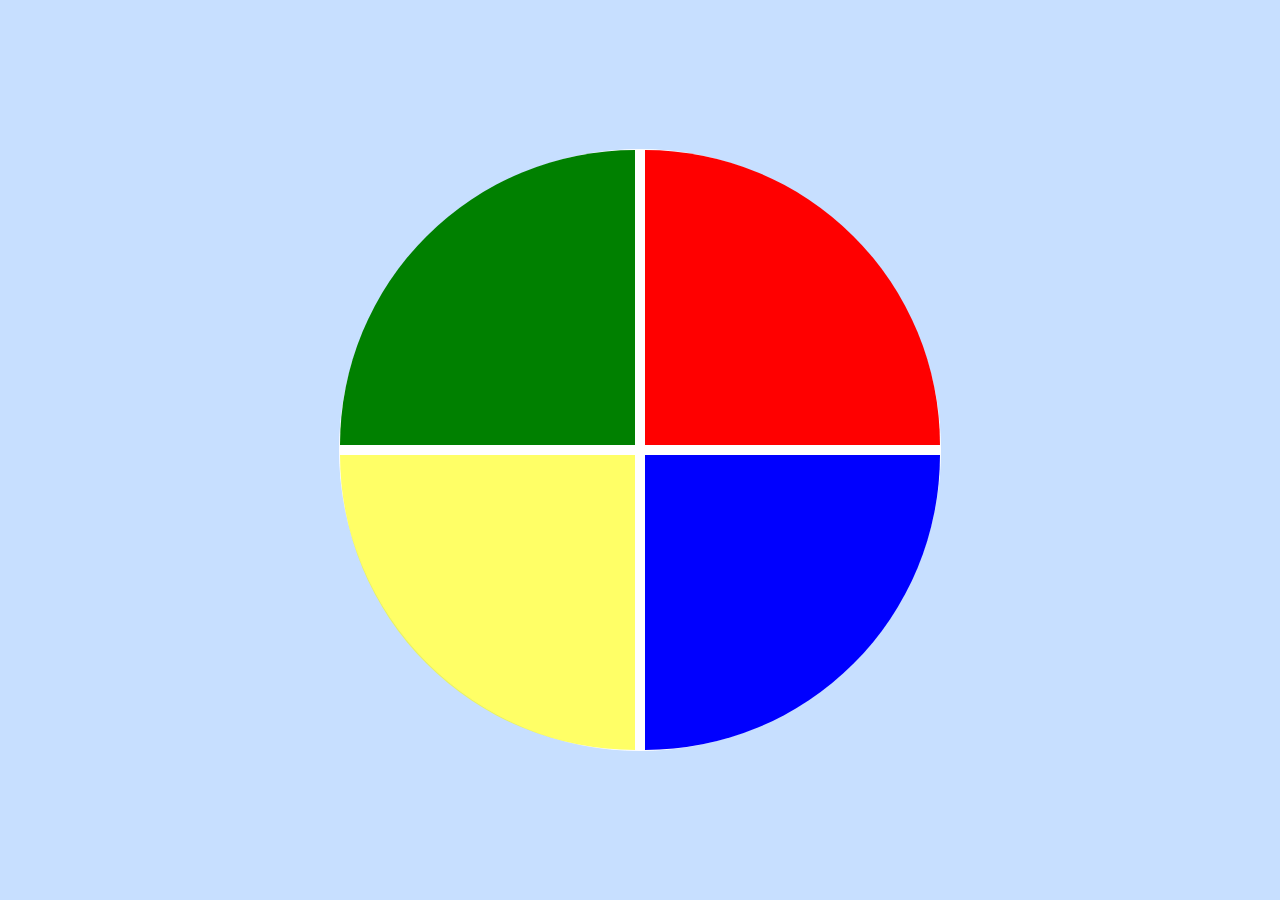
<file: Genius Game/index.html>
<!DOCTYPE html>
<html lang="en">
    <head>
        <meta charset="UTF-8">
        <meta name="viewport" content="width=device-width, initial-scale=1.0">
        <link rel="stylesheet" href="./css/style.css">
        <title>Genius Game</title>
    </head>
    <body>
        <div class="main-game">
            <div class="genius">
                <div class="blue"></div>
                <div class="yellow"></div>
                <div class="red"></div>
                <div class="green"></div>
            </div>
        </div>
        <script type="text/javascript" src="./js/script.js"></script>
    </body>
</html>
</file>
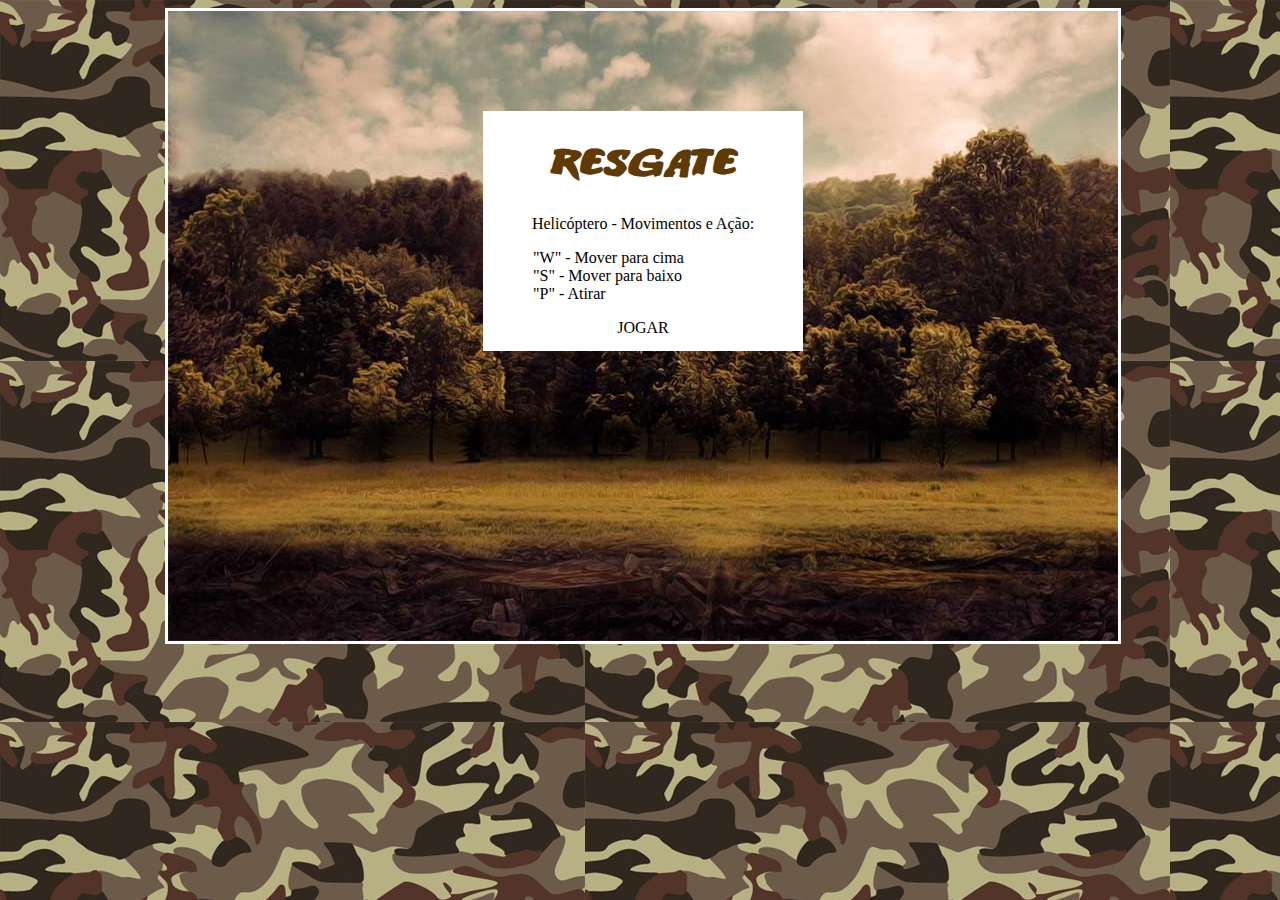
<file: Javascript Game Resgate/index.html>
<!DOCTYPE html>
<html>
    <head>
        <meta charset="utf-8">
        <title>Resgate</title>
        <link href="css/estilos.css" rel="stylesheet" type="text/css">
    </head>
    <body>
        <div id="container">
            <div id="fundoGame">
                <div id="inicio">
                    <h1>Resgate</h1>
                    <p>Helicóptero - Movimentos e Ação: 
                    <ul>
                        <li>"W" - Mover para cima</li>
                        <li>"S" - Mover para baixo</li>
                        <li>"P" - Atirar</li>
                    </ul>
                    </p>
                    <p onclick="start()">JOGAR</p>                    
                </div>
            </div>
        </div>

        <!-- Sons do jogo !-->
        <audio src="sons/som.mp3" preload="auto" id="somDisparo"></audio>
        <audio src="sons/explosao.mp3" preload="auto" id="somExplosao"></audio>
        <audio src="sons/musica_fundo.mp3" preload="auto" id="musica"></audio>
        <audio src="sons/gameover.mp3" preload="auto" id="somGameover"></audio>
        <audio src="sons/perdido.mp3" preload="auto" id="somPerdido"></audio>	
        <audio src="sons/resgate.mp3" preload="auto" id="somResgate"></audio>

        <!-- Scripts -->
        <script type="text/javascript" src="js/jquery-1.11.1.min.js"></script>
        <script type="text/javascript" src="js/js.js"></script>
        <script type="text/javascript" src="js/jquery-collision.min.js"></script>
    </body>
</html>
</file>
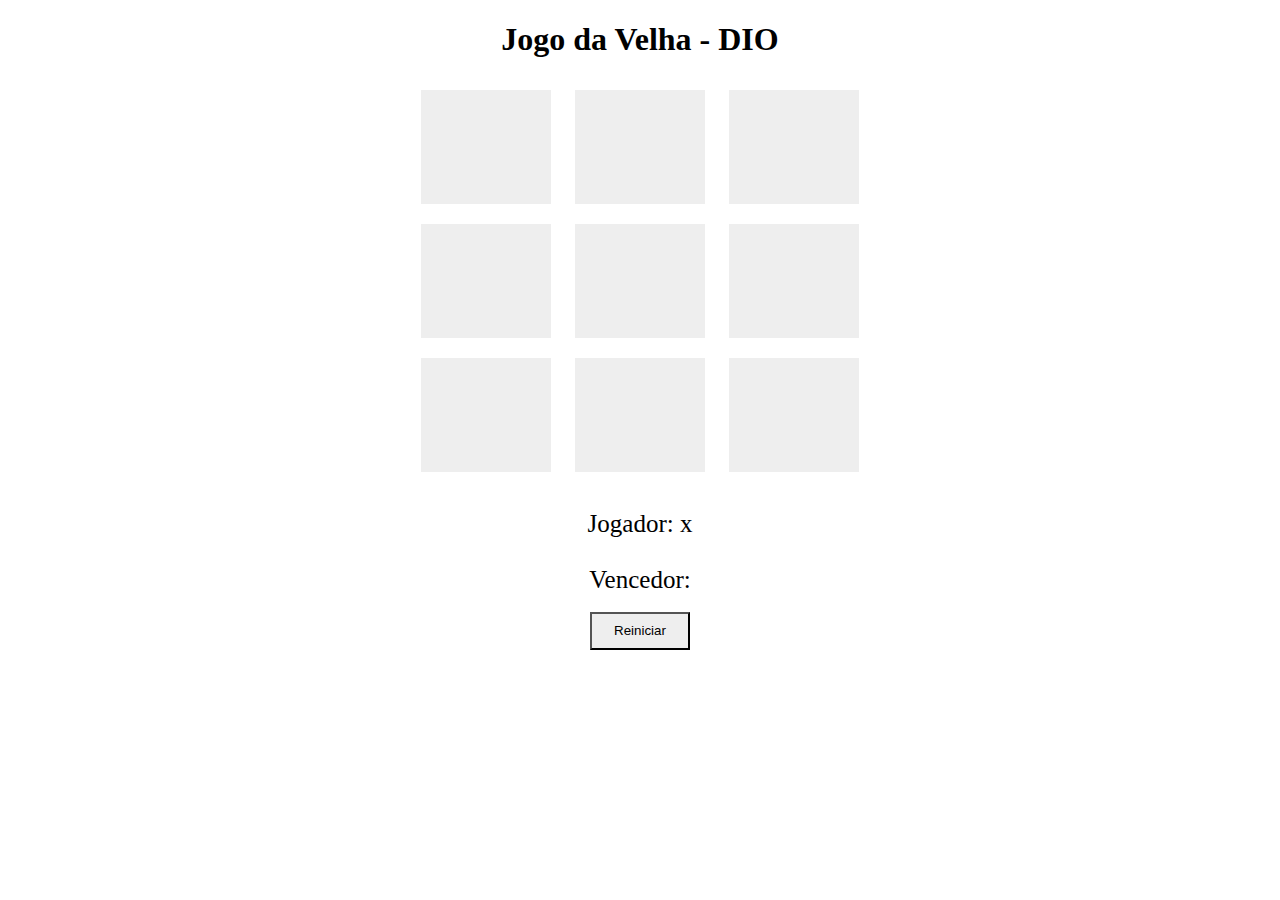
<file: jogo da velha/index.html>
<!DOCTYPE html>
<html lang="pt-BR">
<head>
    <meta charset="UTF-8">
    <meta name="viewport" content="width=device-width, initial-scale=1.0">
    <link rel="stylesheet" href="style.css">
    <title>Jogo da Velha - DIO</title>
    <h1>Jogo da Velha - DIO</h1>
</head>
<body>
<div> 
    <div id="1" class="quadrado" onclick="escolherQuadrado(this.id)">-</div>
    <div id="2" class="quadrado" onclick="escolherQuadrado(this.id)">-</div>
    <div id="3" class="quadrado" onclick="escolherQuadrado(this.id)">-</div>
</div>
<div> 
    <div id="4" class="quadrado" onclick="escolherQuadrado(this.id)">-</div>
    <div id="5" class="quadrado" onclick="escolherQuadrado(this.id)">-</div>
    <div id="6" class="quadrado" onclick="escolherQuadrado(this.id)">-</div>
</div>
<div> 
    <div id="7" class="quadrado" onclick="escolherQuadrado(this.id)">-</div>
    <div id="8" class="quadrado" onclick="escolherQuadrado(this.id)">-</div>
    <div id="9" class="quadrado" onclick="escolherQuadrado(this.id)">-</div>
</div>
<div class="jogador">
    <label> Jogador:</label>
    <label id="jogador-selecionado">
    </label>

</div>

<div class="vencedor">
    <label> Vencedor:</label>
    <label id="vencedor-selecionado">

    </label>
</div>

<div>
    <button onclick="reiniciar()"> Reiniciar</button>

</div>
<script type="text/javascript" src="script.js"></script>  
</body>
</html>
</file>
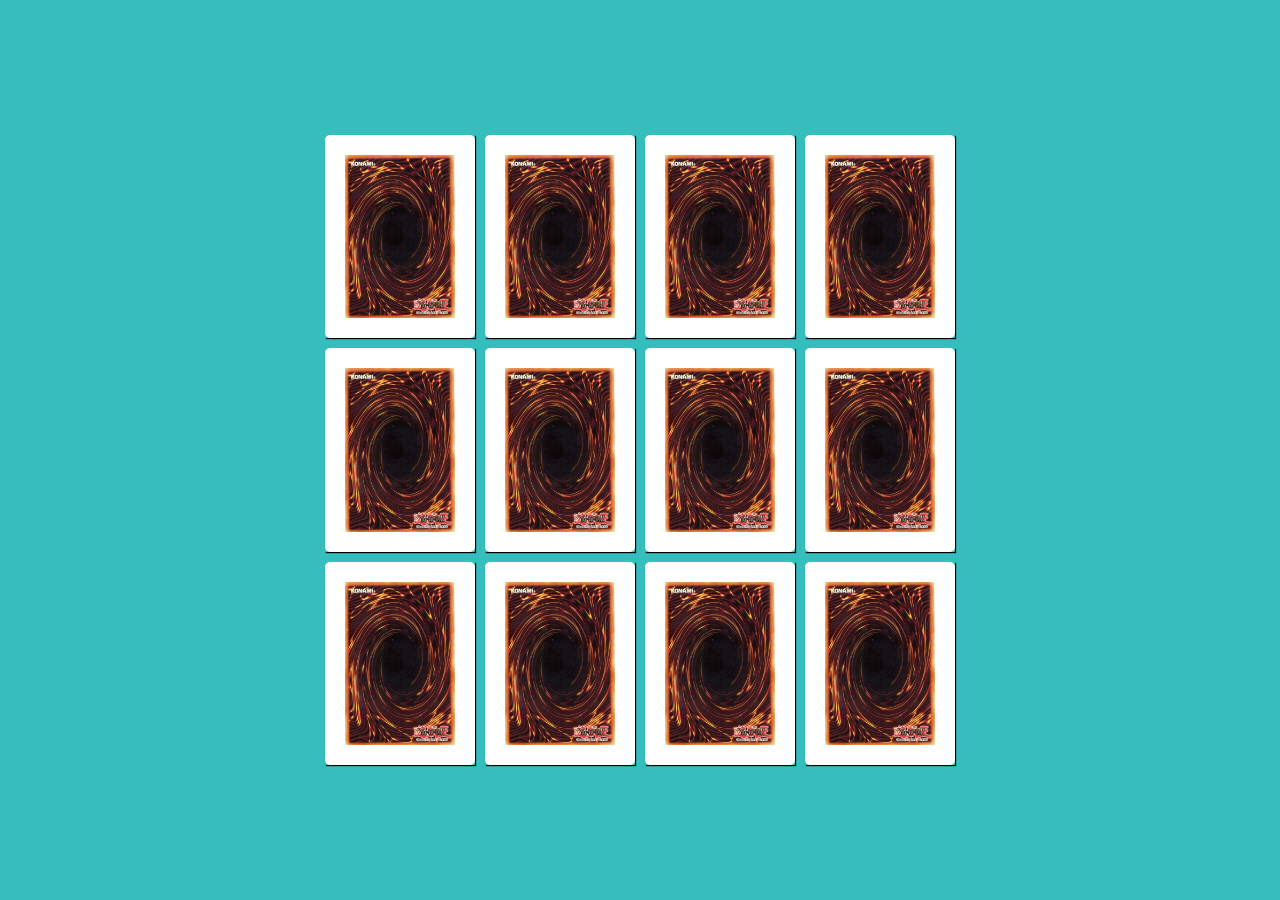
<file: Memory-Game-Yu-Gi-Oh/index.html>
<!DOCTYPE html>
<html lang="pt-br">
<head>
    <meta charset="UTF-8">
    <meta name="viewport" content="width=device-width, initial-scale=1.0">
    <link rel="stylesheet" href="./style.css">
    <title>Jogo da Memória Bíblico</title>
</head>
<body>
    <main class="memoria">
        <div class="carta" data-card="a1">
            <img src="./img/a1.jpg" alt="face da carta" class="frente-carta">
            <img src="./img/fundo.jpg" alt="verso da carta" class="costas-carta">
        </div>
        <div class="carta" data-card="a2">
            <img src="./img/a2.jpg" alt="face da carta" class="frente-carta">
            <img src="./img/fundo.jpg" alt="verso da carta" class="costas-carta">
        </div>
        <div class="carta" data-card="a3">
            <img src="./img/a3.jpg" alt="face da carta" class="frente-carta">
            <img src="./img/fundo.jpg" alt="verso da carta" class="costas-carta">
        </div>
        <div class="carta" data-card="a4">
            <img src="./img/a4.jpg" alt="face da carta" class="frente-carta">
            <img src="./img/fundo.jpg" alt="verso da carta" class="costas-carta">
        </div>
        <div class="carta" data-card="a5">
            <img src="./img/a5.jpg" alt="face da carta" class="frente-carta">
            <img src="./img/fundo.jpg" alt="verso da carta" class="costas-carta">
        </div>
        <div class="carta" data-card="a6">
            <img src="./img/a6.jpg" alt="face da carta" class="frente-carta">
            <img src="./img/fundo.jpg" alt="verso da carta" class="costas-carta">
        </div>
        <div class="carta" data-card="a1">
            <img src="./img/a1.jpg" alt="face da carta" class="frente-carta">
            <img src="./img/fundo.jpg" alt="verso da carta" class="costas-carta">
        </div>
        <div class="carta" data-card="a2">
            <img src="./img/a2.jpg" alt="face da carta" class="frente-carta">
            <img src="./img/fundo.jpg" alt="verso da carta" class="costas-carta">
        </div>
        <div class="carta" data-card="a3">
            <img src="./img/a3.jpg" alt="face da carta" class="frente-carta">
            <img src="./img/fundo.jpg" alt="verso da carta" class="costas-carta">
        </div>
        <div class="carta" data-card="a4">
            <img src="./img/a4.jpg" alt="face da carta" class="frente-carta">
            <img src="./img/fundo.jpg" alt="verso da carta" class="costas-carta">
        </div>
        <div class="carta" data-card="a5">
            <img src="./img/a5.jpg" alt="face da carta" class="frente-carta">
            <img src="./img/fundo.jpg" alt="verso da carta" class="costas-carta">
        </div>
        <div class="carta" data-card="a6">
            <img src="./img/a6.jpg" alt="face da carta" class="frente-carta">
            <img src="./img/fundo.jpg" alt="verso da carta" class="costas-carta">
        </div>
    </main>
    <script src="./script.js"></script>
</body>
</html>
</file>
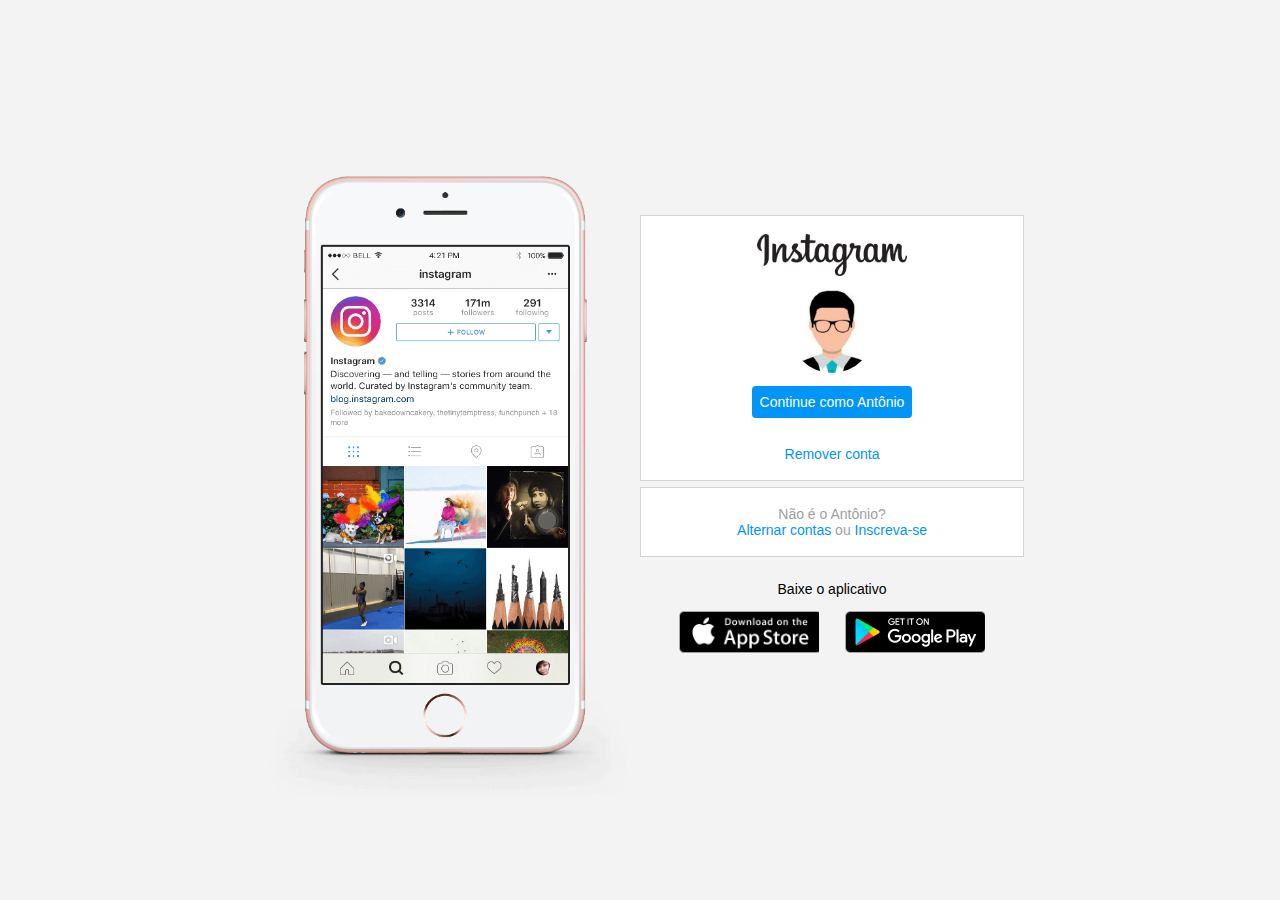
<file: Recriando-a-pagina-inicial-do-instagram/index.html>
<!DOCTYPE html>
<html lang="en">
<head>
    <meta charset="UTF-8">
    <meta name="viewport" content="width=device-width, initial-scale=1.0">
    <link rel="stylesheet" href="style.css">
    <title>Instagram</title>
</head>
<body>
    <div class="instagram-wrapper">
        <div class="instagram-phone">
            <img src="./img/instagram-celular.png" alt="celular">
        </div>
        <div class="instagram-continue">
            <div class="group">
                <img src="./img/instagram-logo.png" class="instagram-logo" alt="instagram logo">
                <div class="profile-photo">
                    <img src="./img/perfil-instagram.jpg" alt="foto de perfil">
                </div>
                <a href="#" class="instagram-login">Continue como Antônio</a>
                <a href="#" class="instagram-logout">Remover conta</a>
            </div>
            <div class="group">
                <p class="not-account">Não é o Antônio?</p>
                <p class="not-account">
                    <span class="link-blue">Alternar contas</span>
                    ou
                    <span class="link-blue">Inscreva-se</span>
                </p>
            </div>
            <div class="get-the-app">
                <p class="get-app">Baixe o aplicativo</p>
                <div class="download">
                    <a href="#" class="app-download"></a>
                    <a href="#" class="app-download"></a>
                </div>
            </div>
        </div>
    </div>
</body>
</html>
</file>
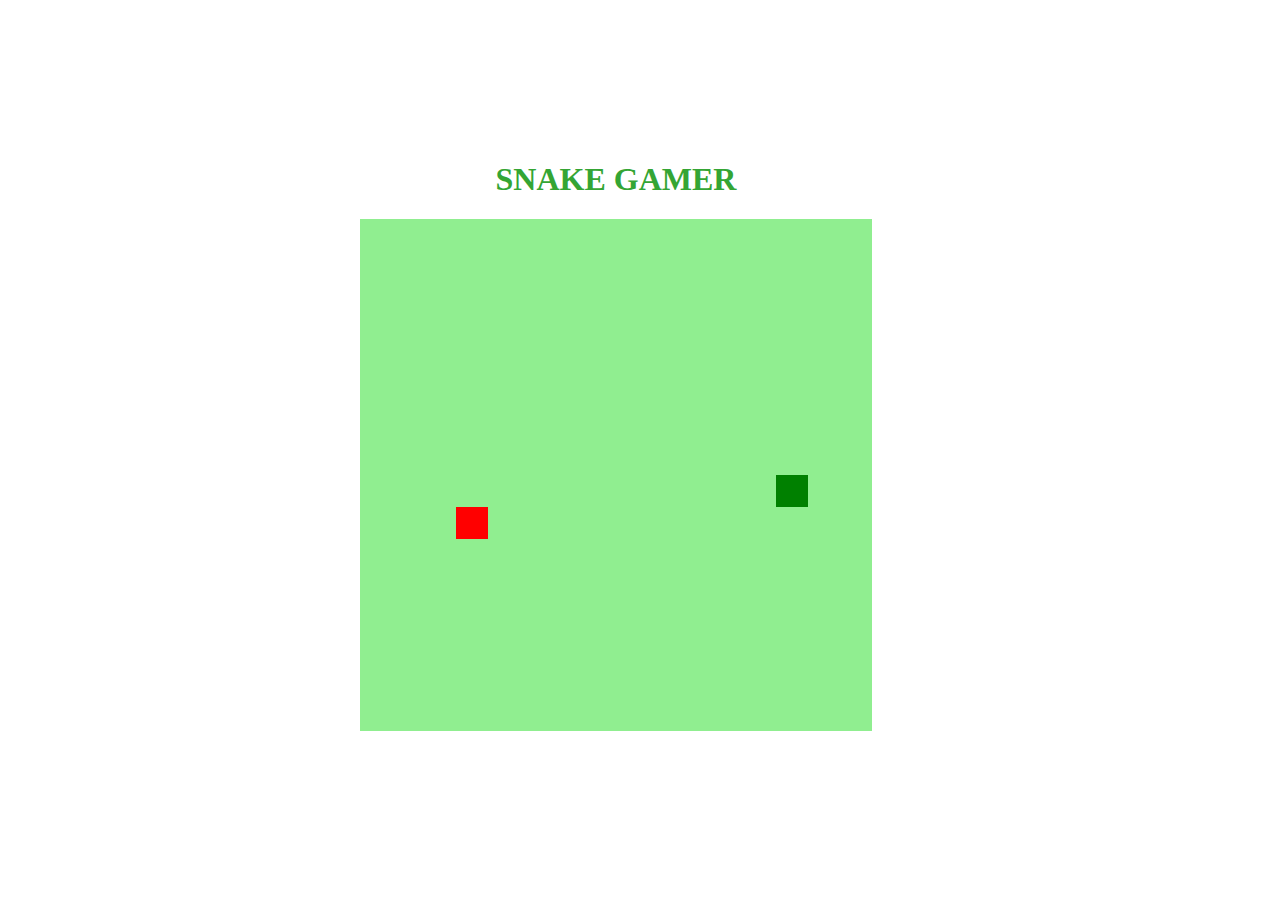
<file: snake/index.html>
<!DOCTYPE html>
<html lang="en">
<head>
    <meta charset="UTF-8">
    <meta name="viewport" content="width=device-width, initial-scale=1.0">
    <title>Snake game</title>
    <link rel="stylesheet" href="style.css">
    <script defer src="script.js"></script>
</head>
<body>
    <h1>SNAKE GAMER</h1>
    <canvas id="snake" width="512" height="512"></canvas>
</body>
</html>
</file>
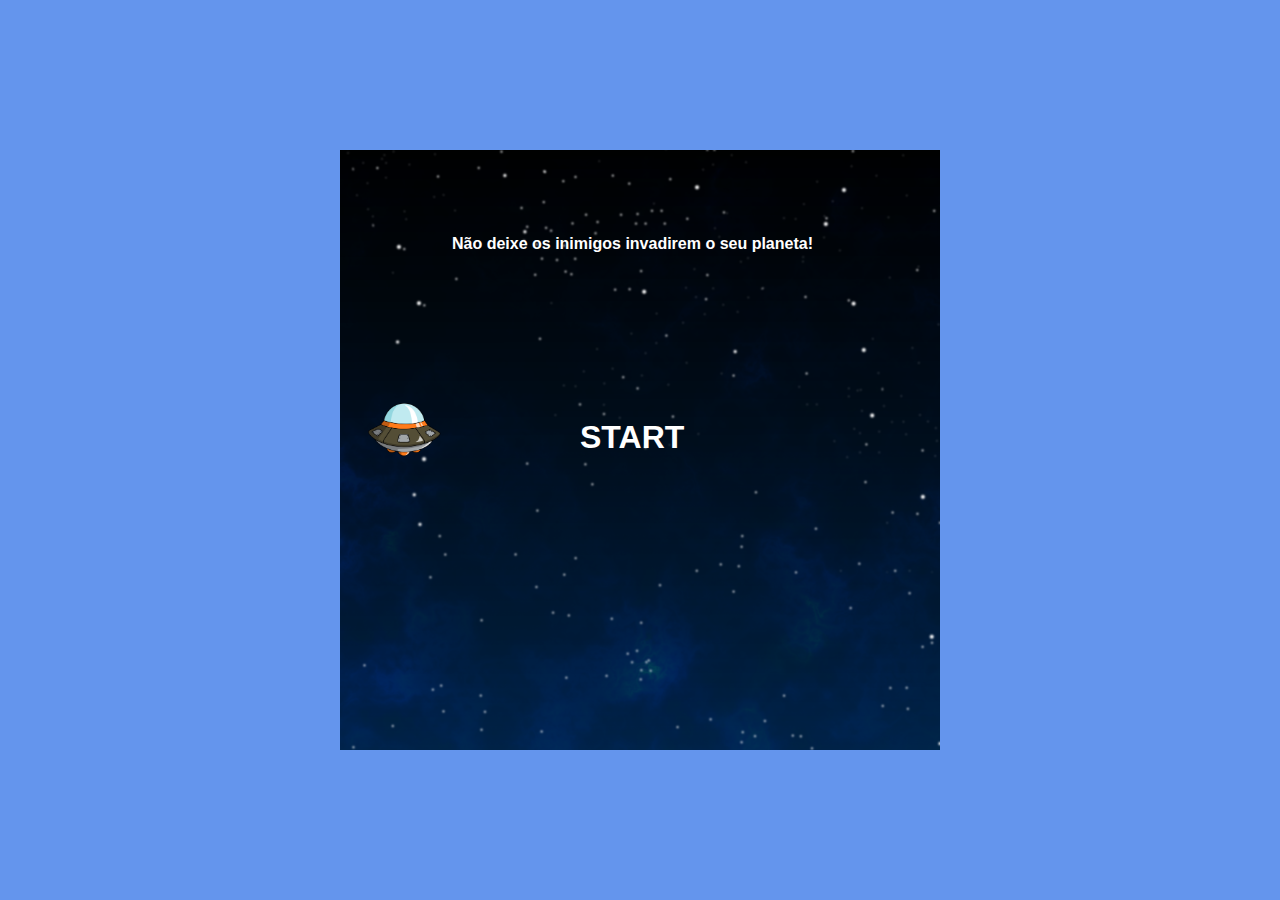
<file: Space Shooter/index.html>
<!DOCTYPE html>
<html lang="en">
<head>
    <meta charset="UTF-8">
    <meta name="viewport" content="width=device-width, initial-scale=1.0">
    <link rel="stylesheet" href="style.css">
    <title>Shooter</title>
</head>
<body>
    <div id="main-play-area">
            <img class="player-shooter" src="./img/nave1.png" alt="hero">
            <h4 class="game-instructions">
                Não deixe os inimigos invadirem o seu planeta!
            </h4>
            <div class="start-button">
                <h1>START</h1>
            </div>
    </div>
    <script type="text/javascript" src="script.js"></script>
</body>
</html>
</file>
<file: Genius Game/css/style.css>
body {
    margin: 0;
    background-color: #c7dfff;
}

.main-game {
    height: 100vh;
    width: 100vw;
    display: flex;
    justify-content: center;
    align-items: center;
}

.genius {
    display: grid;
    grid-template-areas: 'verde vermelho'
    'amarelo azul';
    grid-gap: 10px;
    border: 1px solid #ffffff;
    background-color: #ffffff;
    border-radius: 100%;
    width: 600px;
    height: 600px;
}

.blue {
    grid-area: azul;
    background-color: blue;
    border-bottom-right-radius: 100%;
}

.red {
    grid-area: vermelho;
    background-color: red;
    border-top-right-radius: 100%;
}

.yellow {
    grid-area: amarelo;
    background-color: yellow;
    border-bottom-left-radius: 100%;
}

.green {
    grid-area: verde;
    background-color: green;
    border-top-left-radius: 100%;
}

.selected {
    opacity: 0.6;
}
</file>
<file: Javascript Game Resgate/css/estilos.css>
@font-face 
{
	font-family: Titulo;
	src: url(../fontes/ANODETONOONE.TTF);
}

h1 
{
	font-family: Titulo;
	font-size: 40px;
    color: #603A03;
    text-align: center;
}

body 
{
	background-image: url(../img/fundo.jpg);
}


#container 
{
	width: 950px;
	height: auto;
	position: relative;
	margin-left: auto;
	margin-right: auto;
}


#fundoGame 
{
	width: 950px;
	height: 630px;
	background-image: url(../img/fundo_game.jpg);
	border-color: #FFF;
	border-style: solid;
}

#jogador 
{
	width: 256px;
	height: 66px;
	position: absolute;
	left: 8px;
	top: 179px;
    background-image: url(../img/apache.png);
}

#inimigo1 
{
	width: 256px;
	height: 66px;
	position: absolute;
	left: 689px;
	top: 253px;
	background-image: url(../img/inimigo1.png);
}

#inimigo2 
{
	width: 165px;
	height: 70px;
	position: absolute;
	left: 775px;
	top: 447px;
	background-image: url(../img/inimigo2.png);
}

#amigo 
{
	width: 44px;
	height: 51px;
	position: absolute;
	left: 10px;
	top: 464px;
	background-image: url(../img/amigo.png);
}

#inicio 
{
	width: 300px;
	height: 220px;
	background-color: #FFF;
 	margin-left: auto;
    margin-right: auto;
 	margin-top: 100px;
    padding: 10px;
}

p
{
    text-align: center;
}

ul 
{
    list-style: none;
}

.anima1 
{
	background-image: url(../img/helicoptero.png);
    animation: play .5s steps(2) infinite;
    -webkit-animation: play .5s steps(2) infinite;
    -moz-animation: play .5s steps(2) infinite;
    -ms-animation: play .5s steps(2) infinite;
    -o-animation: play .5s steps(2) infinite;
}

@keyframes play 
{
	from { background-position: 0px; }
	to { background-position: -512px; }
}

@-webkit-keyframes play 
{
    from { background-position:0px; }
    to { background-position: -512px; }
 }
 
 @-moz-keyframes play 
 {
    from { background-position:0px; }
    to { background-position: -512px; }
 }
 
 @-ms-keyframes play 
 {
    from { background-position:0px; }
    to { background-position: -512px; }
 }
 
 @-o-keyframes play 
 {
    from { background-position:0px; }
    to { background-position: -512px; }
 }

 .anima2 
 {
    background-image:url(../img/inimigo1.png);
    animation: play .5s steps(2) infinite;
    -webkit-animation: play .5s steps(2) infinite;
    -moz-animation: play .5s steps(2) infinite;
    -ms-animation: play .5s steps(2) infinite;
    -o-animation: play .5s steps(2) infinite; 
}

.anima3 
{
	background-image:url(../img/amigo.png);
	animation:play2 .9s steps(12) infinite;
    -webkit-animation: play2 .9s steps(12) infinite;
    -moz-animation: play2 .9s steps(12) infinite;
    -ms-animation: play2 .9s steps(12) infinite;
    -o-animation: play2 .9s steps(12) infinite;
}

@keyframes play2 
{
	from { background-position: 0px; }
	to { background-position: -528px; }
}

@-webkit-keyframes play2 
{
   from { background-position: 0px; }
   to { background-position: -528px; }
}

@-moz-keyframes play2 
{
   from { background-position: 0px; }
   to { background-position: -528px; }
}

@-ms-keyframes play2 
{
   from { background-position: 0px; }
   to { background-position: -528px; }
}

@-o-keyframes play2 
{
   from { background-position: 0px; }
   to { background-position: -528px; }
}

#disparo 
{
	width: 50px;
	height: 8px;
	position: absolute;
	background-image: url(../img/disparo.png);
}

#explosao1 
{
	width: 15px;
	height: 87px;
	position: absolute;
}

#explosao2 
{
	width: 15px;
	height: 87px;
	position: absolute;
}

#explosao3 
{
	width: 44px;
	height: 51px;
	position: absolute;
}

.anima4 
{
	width: 44px;
	height: 51px;
	background-image: url(../img/amigo_morte.png);
	animation: play3 .5s steps(7) infinite;
	-webkit-animation: play3 .5s steps(7) infinite;
	-moz-animation: play3 .5s steps(7) infinite;
	-ms-animation: play3 .5s steps(7) infinite;
	-o-animation: play3 .5s steps(7) infinite;
}

@keyframes play3 
{
	from { background-position: 0px; } 
	to { background-position: -308px; }
}

@-webkit-keyframes play3 
{
   from { background-position: 0px; }
   to { background-position: -308px; }
}

@-moz-keyframes play3 {
   from { background-position: 0px; }
   to { background-position: -308px; }
}

@-ms-keyframes play3 
{
   from { background-position: 0px; }
   to { background-position: -308px; }
}

@-o-keyframes play3 
{
   from { background-position: 0px; }
   to { background-position: -308px; }
}

/* Score */
#placar 
{
	width: 450px;
	height: 50px;
	position: absolute;
	left: 5px;
	top: 590px;
}

h2 
{
	font-family: Titulo;
	font-size: 20px;
	color: #FFF
}

#energia 
{
	width: 140px;
	height: 38px;
	position: absolute;
	left: 750px;
	top: 7px;	
}

h3 
{
	font-family: Titulo;
	font-size: 20px;
	color: #603A03;
}

#fim
{
	width: 350px;
	height: 200px;
	background-color: #FFF;
	margin-left: auto;
	margin-right: auto;
 	margin-top: 100px;
	text-align: center;
	padding: 10px;
}
</file>
<file: jogo da velha/style.css>
body {
    text-align: center;
}

.quadrado {

    text-align: center;
    width: 50px;
    background: #eee;
    display: inline-block;
    padding: 40px;
    font-size: 30px;
    margin: 10px;
    cursor: pointer;
    color: #eee;
}

.jogador, .vencedor{ 

    font-size: 25px;
    margin-top: 28px;
}


button {

    margin-top: 18px;
    width: 100px;
    height: 38px;
    background: #eee;
    cursor: pointer;

}
</file>
<file: Memory-Game-Yu-Gi-Oh/style.css>
*{
    padding: 0;
    margin: 0;
    box-sizing: border-box;
}

body {
    height: 100vh;
    display: flex;
    background-color:rgb(54,189,189);
}

.memoria{
    height: 640px;
    width: 640px;
    margin: auto;
    display: flex;
    flex-wrap: wrap;
    perspective: 1000px;
}

.carta{
    height: calc(33.333% - 10px);
    width: calc(25% - 10px);
    margin: 5px;
    position: relative;
    box-shadow: 1px 1px 1px rgba(1, 1, .3);
    cursor: pointer;
    transform: scale(1);
    transform-style: preserve-3d; /* não deixa o elemento achatado no plano */
    transition: transform .9s;
}

.carta:active {
    transform: scale(0.97);
    transition: transform .3s;
}

.frente-carta,
.costas-carta {
    width: 100%;
    height: 100%;
    padding: 20px;
    position: absolute;
    border-radius: 5px;
    background: #ffffff;
    backface-visibility: hidden; /* propriedade que retira o verso do elemento  */
}

.frente-carta {
    transform: rotateY(180deg);
}

/* flip card animation */
.carta.flip {
    transform: rotateY(180deg);
}
</file>
<file: Recriando-a-pagina-inicial-do-instagram/style.css>
* {
    padding: 0;
    margin: 0;
    box-sizing: border-box;
    text-decoration: none;
    font-family: sans-serif;
    font-size: 14px;
}

body {
    width: 100%;
    min-width: 100%;
    background-color: rgb(243, 243, 243);
    margin: 0;
    padding: 0;
    display: flex;
    justify-content: center;
}

.instagram-wrapper{
    display: flex;
    align-items: center;
    justify-content: start;
    width: 60%;
    height: 100vh;
}


.instagram-phone {
    display: flex;
    align-items: center;
    justify-content: center;
    width: 50%;
}

.instagram-phone img {
    height: 50rem;
}


.instagram-continue {
    display: flex;
    align-items: center; /* horizontal */
    justify-content: space-around; /* vertical */
    flex-direction: column;
    width: 50%;
    min-height: 34rem;
}

.group {
    display: flex;
    justify-content: space-between;
    align-items: center;
    flex-direction: column;
    background-color: #ffffff;
    width: 100%;
    padding: 1.3rem 0;
    border: 1px solid lightgray;
}

.group:nth-child(1) {
    min-height: 19rem;
}

.instagram-logo {
    height: 3rem;
}

.profile-photo {
    display: flex;
    justify-content: center;
    align-items: center;
    border-radius: 50%;
    overflow: hidden;
}

.profile-photo img {
    height: 6rem;
}

.instagram-login {
    background-color: #0095f6;
    color: #ffffff;
    padding: 8px;
    border-radius: 4px;
}

.instagram-logout {
    color: #0095f6;
    margin-top: 1rem;
}

.not-account {
    color: rgb(160, 160, 160);
}

.link-blue {
    color: #0095f6;
}

.get-the-app {
    display: flex;
    flex-direction: column;
    align-items: center;
    justify-content: center;
    width: 100%;
    padding: 1.3rem 0;
}

.download {
    display: flex;
    width: 100%;
    justify-content: space-evenly;
    align-items: center;
    padding: 1rem;
}

.app-download {
    height: 3rem;
    width: 10rem;
    background-size: cover;
}

.app-download:nth-child(1) {
    background-image: url('./img/apple-button.png');
}

.app-download:nth-child(2) {
    background-image: url('./img/googleplay-button.png');
}

/* media queries */


@media (max-width: 1024px) {
    .instagram-wrapper {
        width: 90%;
    }
}

@media (max-width: 650px) {
    body {
        background-color: #ffffff;
    }

    .instagram-wrapper {
        width: 90%;
    }

    .instagram-phone {
        display: none;
    }

    .instagram-continue {
        width: 100%;
    }
    
    .group {
        border: 1px solid transparent;
    }
}
</file>
<file: snake/style.css>
body{
    height: 95vh;
    width: 95vw;
    display: flex;
    flex-direction: column;
    justify-content: center;
    align-items: center;
    background-color:white;
    color: rgb(52, 165, 52);
}
</file>
<file: Space Shooter/style.css>
body {
    height: 100vh;
    width: 100%;
    display: flex;
    justify-content: center;
    align-items: center;
    padding: 0;
    margin: 0;
    font-family: sans-serif;
    background-color: cornflowerblue;
}

#main-play-area {
    background-color: black;
    background-image: url(img/space3.png);
    height: 600px;
    width: 600px;
}

.game-instructions {
    position: relative;
    color: white;
    left: 7rem;
    top: 0px;
}

.start-button {
    position: relative;
    color: white;
    top: 9rem;
    left: 15rem;
    cursor: pointer;
}

.player-shooter{
    position: relative;
    height: 60px;
    width: 90px;
    left: 20px;
    top: 250px;
}

.laser {
    position: relative;
    width: 40px;
    height: 30px;
}

.alien {
    height: 60px;
    width: 70px;
    position: relative;
}

.alien-transition {
    opacity: 1;
    transition: opacity 1.5s ease-in-out;
}

.dead-alien {
    height: 60px;
    width: 70px;
    position: relative;
}
</file>
